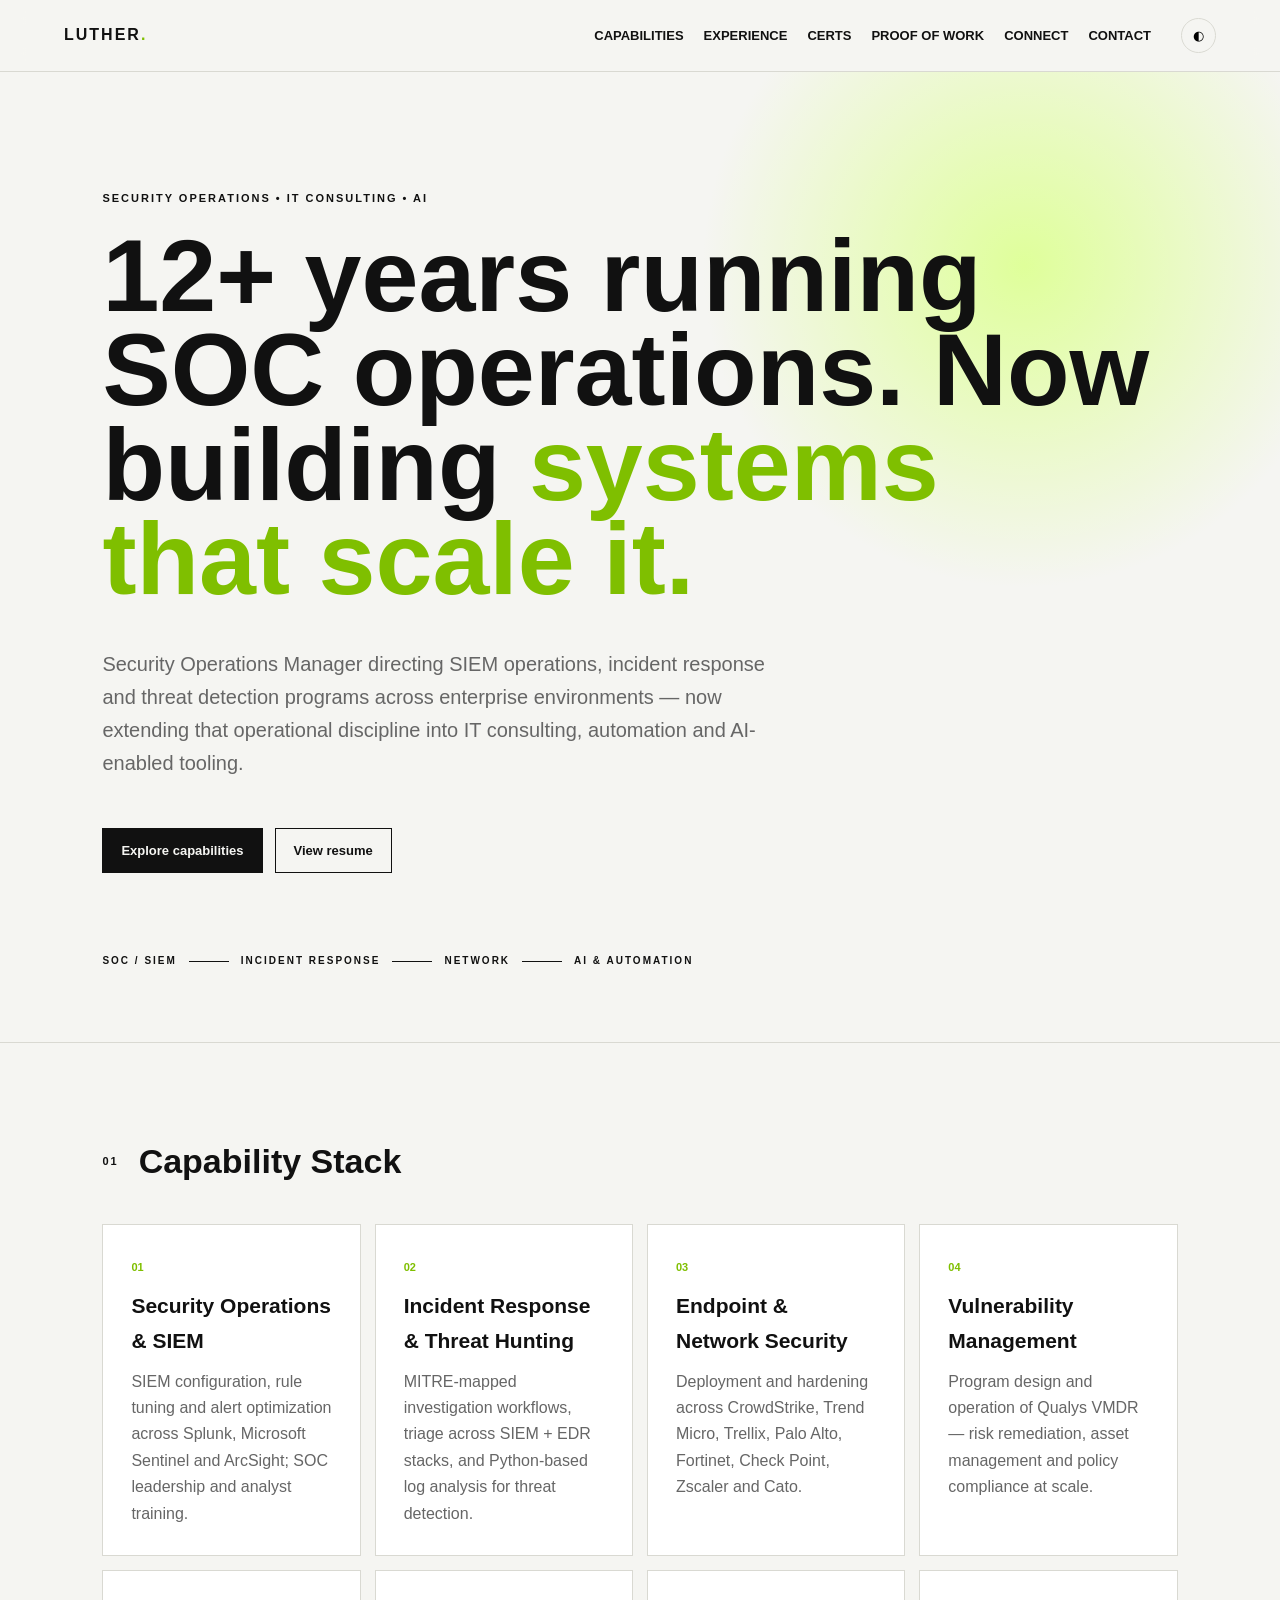
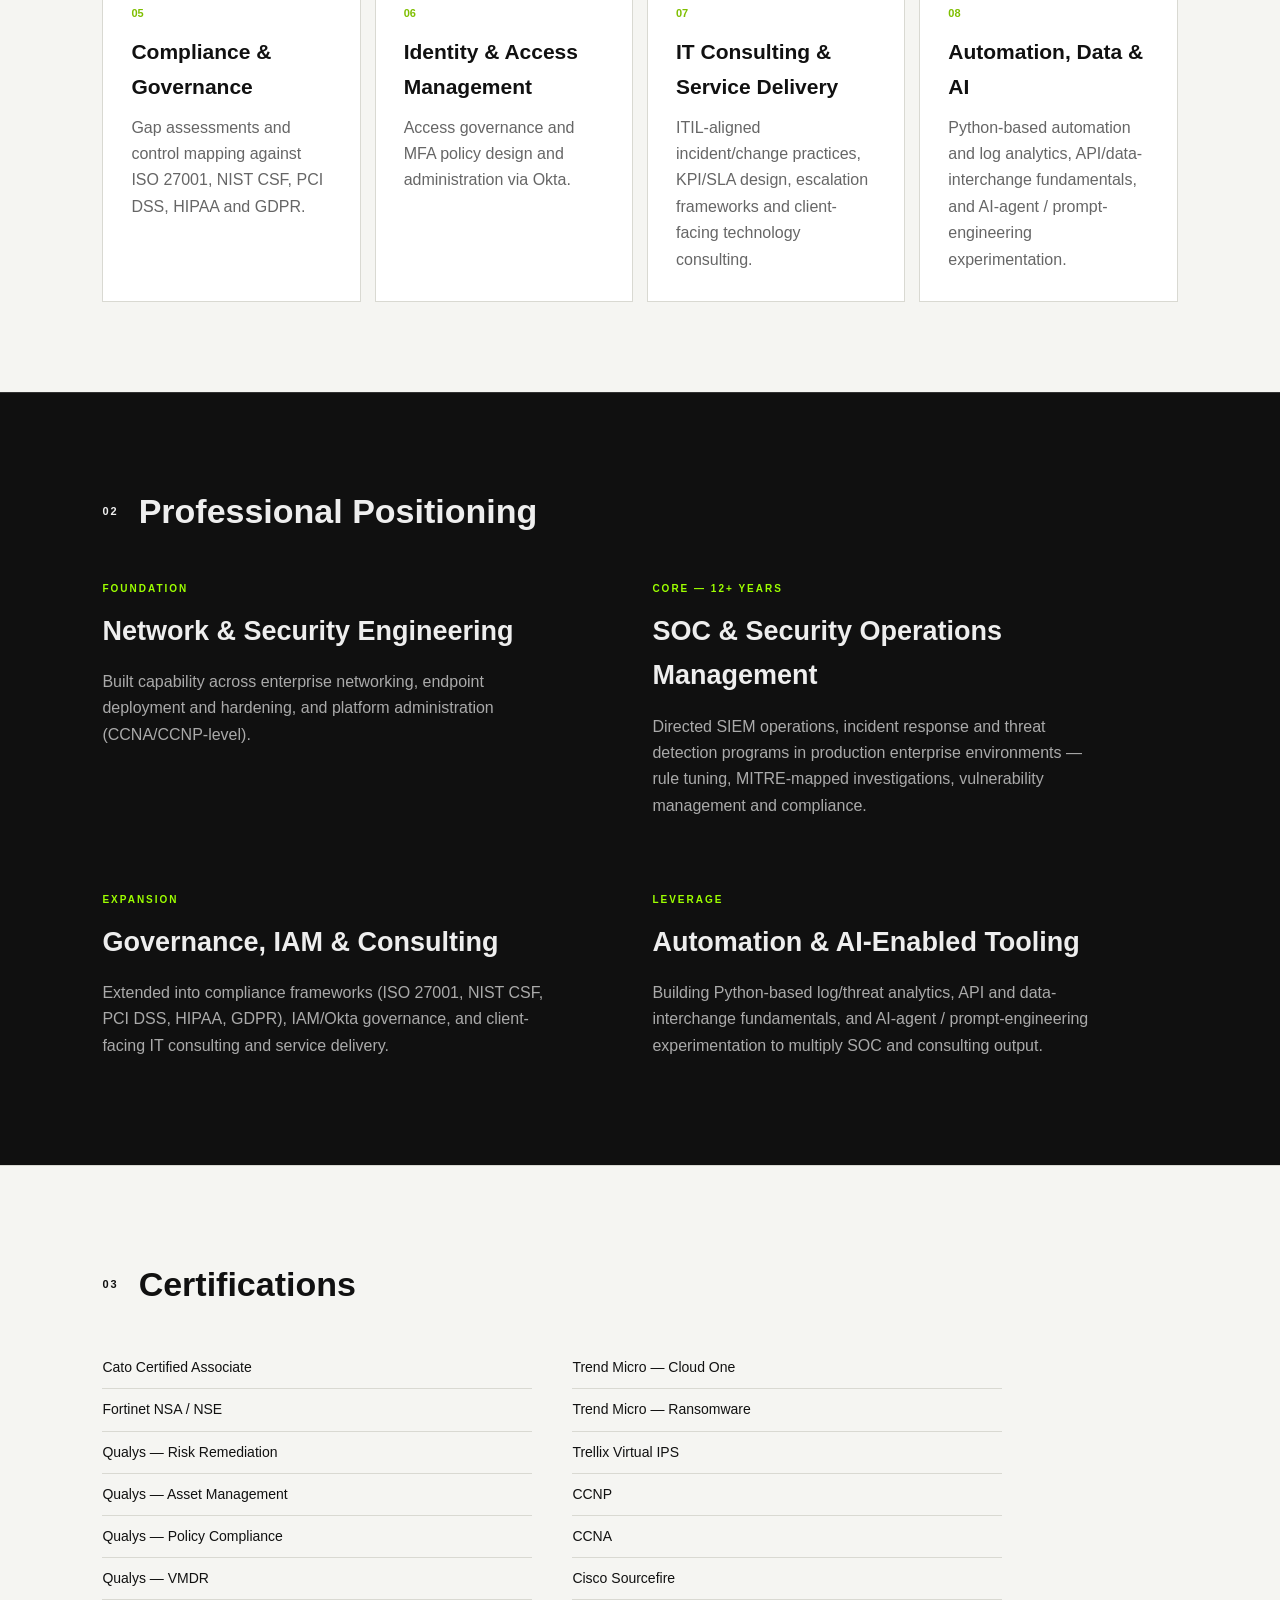
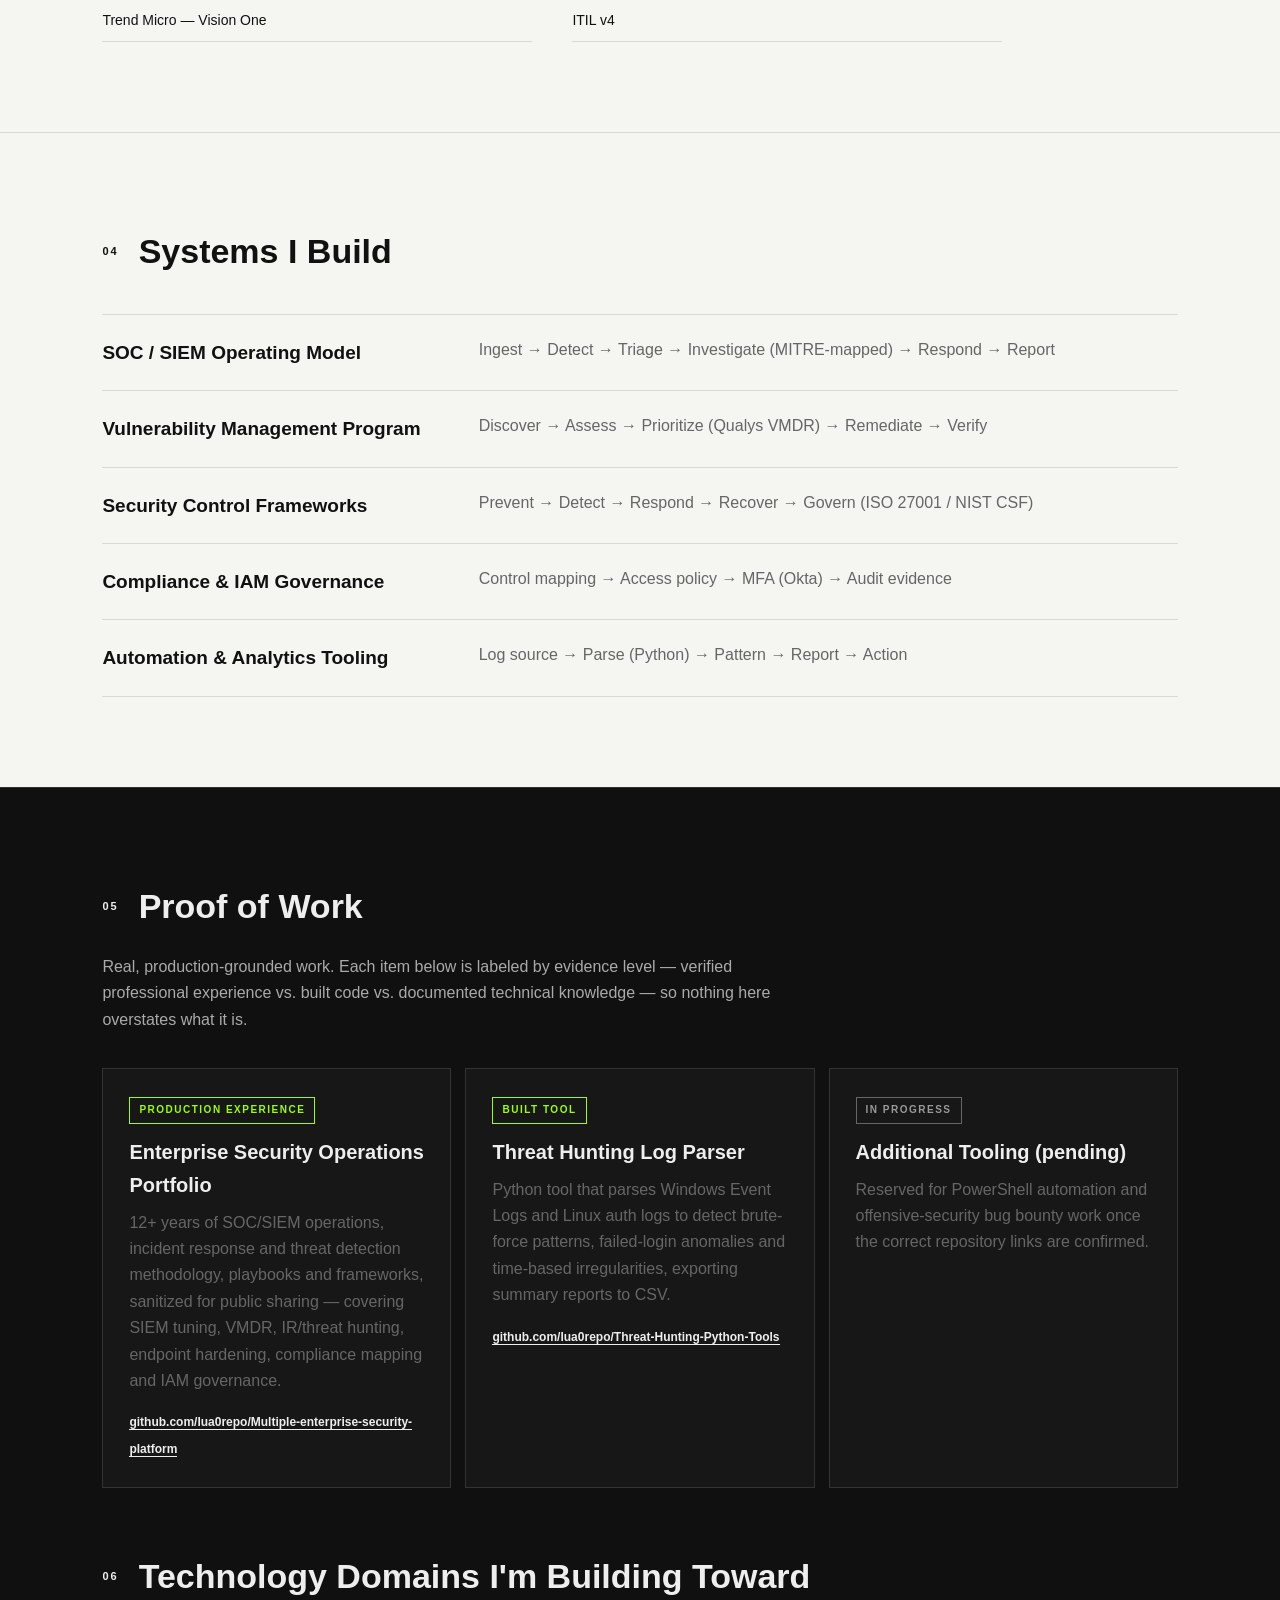
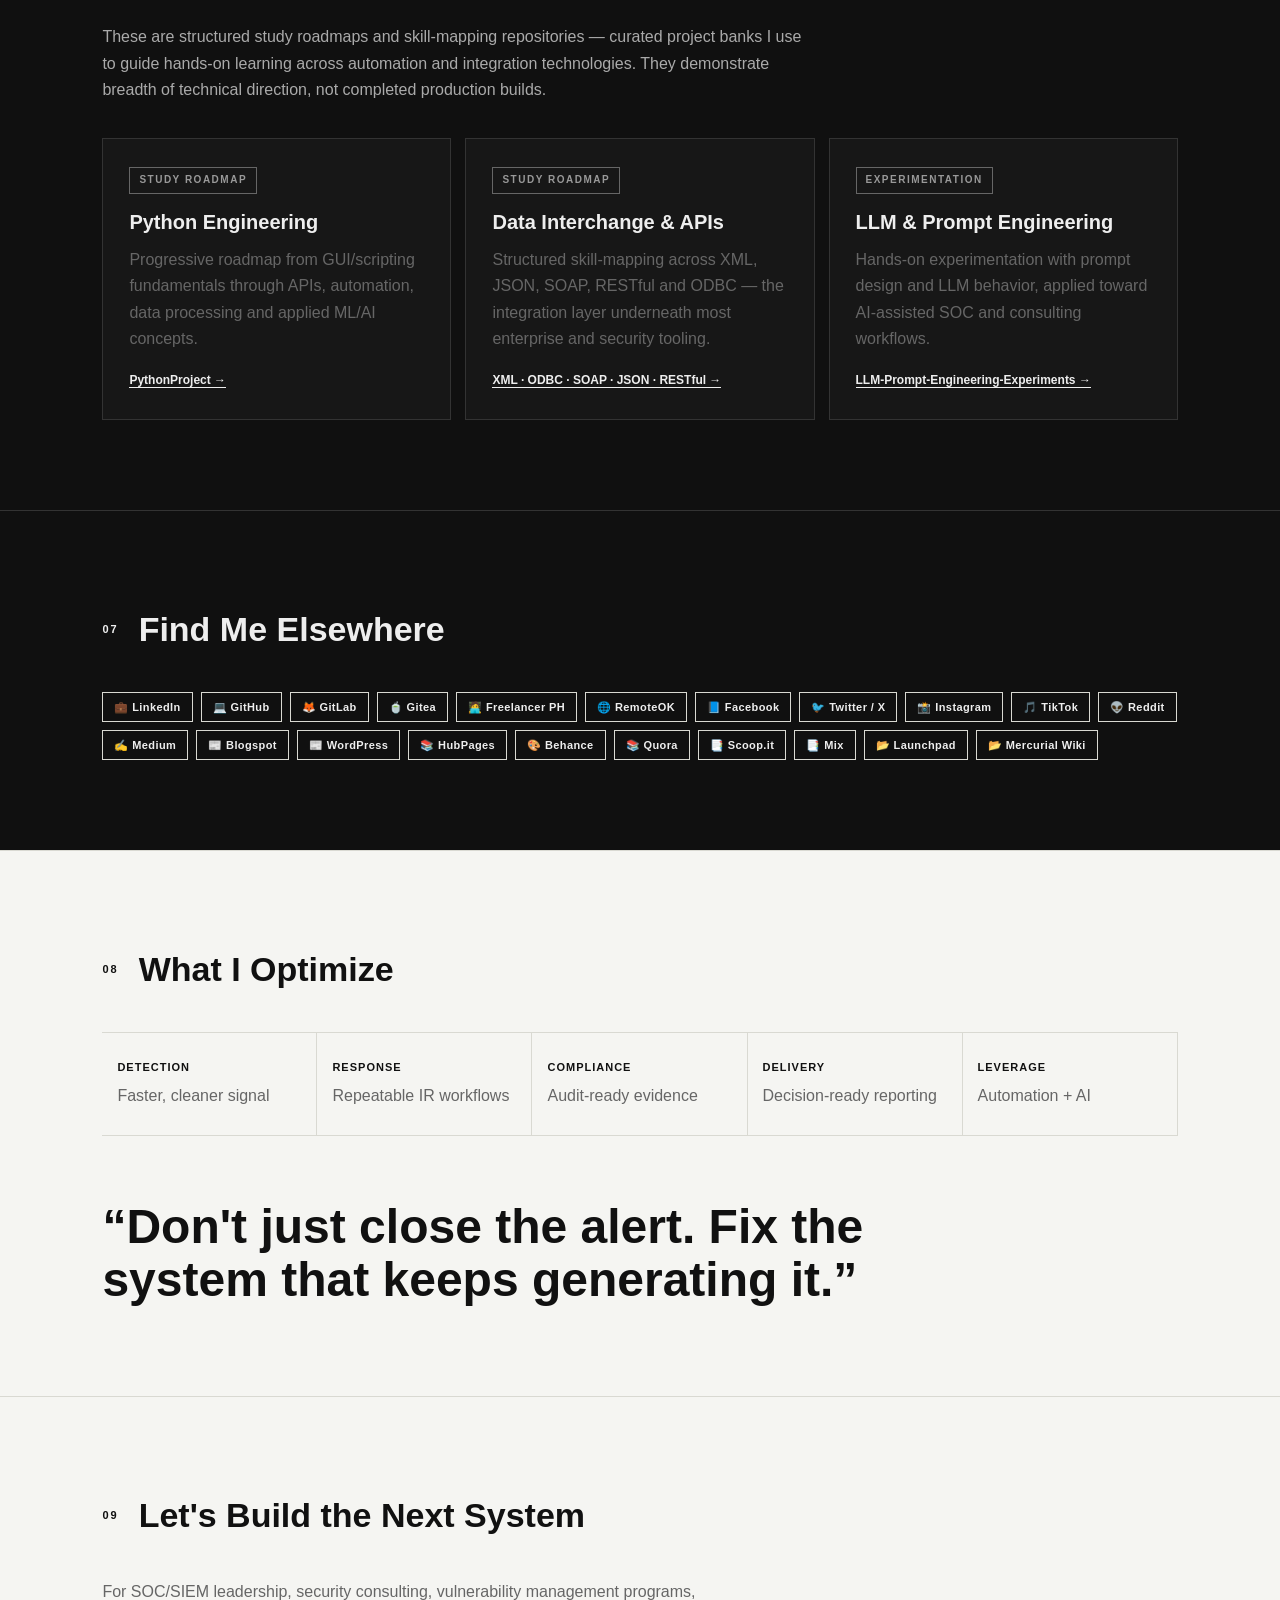
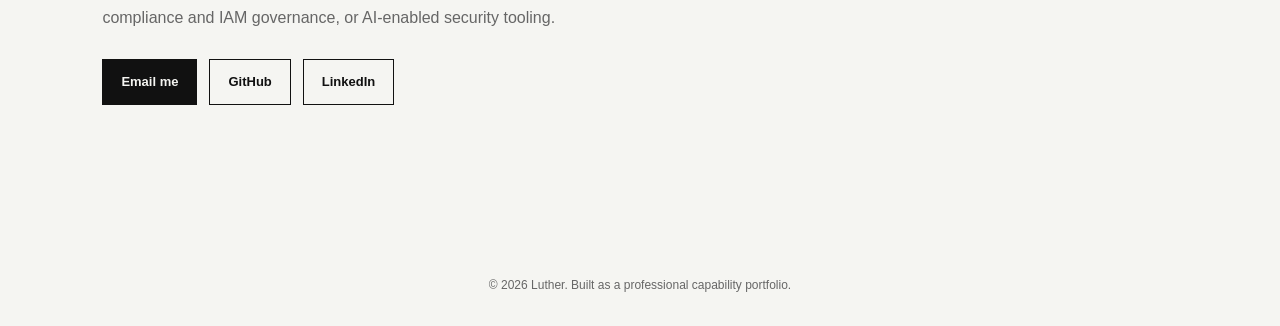
<file: index.html>
<!doctype html>
<html lang="en">
<head>
  <meta charset="utf-8">
  <meta name="viewport" content="width=device-width, initial-scale=1">
  <meta name="description" content="Luther — Security Operations Manager, 12+ years SOC/SIEM & Incident Response, IT Consulting and AI-enabled automation.">
  <meta name="robots" content="index, follow">
  <link rel="canonical" href="https://lua0repo.github.io/lua-cybersecurity-prof.github.io/">
  <title>Luther | Security Operations Manager & IT Consultant</title>
  <link rel="stylesheet" href="assets/style.css">
</head>
<body>
  <header class="nav">
    <a class="brand" href="#top">LUTHER<span>.</span></a>
    <nav>
      <a href="#capabilities">Capabilities</a>
      <a href="#experience">Experience</a>
      <a href="#certifications">Certs</a>
      <a href="#projects">Proof of Work</a>
      <a href="#connect">Connect</a>
      <a href="#contact">Contact</a>
    </nav>
    <button id="theme" aria-label="Toggle theme">◐</button>
  </header>

  <main id="top">
    <section class="hero">
      <div class="eyebrow">SECURITY OPERATIONS • IT CONSULTING • AI</div>
      <h1>12+ years running SOC operations. Now building <span>systems that scale it.</span></h1>
      <p class="hero-copy">
        Security Operations Manager directing SIEM operations, incident response and threat detection
        programs across enterprise environments — now extending that operational discipline into
        IT consulting, automation and AI-enabled tooling.
      </p>
      <div class="actions">
        <a class="button primary" href="#capabilities">Explore capabilities</a>
        <a class="button" href="docs/resume.html">View resume</a>
      </div>
      <div class="signal">
        <span>SOC / SIEM</span><i></i><span>INCIDENT RESPONSE</span><i></i><span>NETWORK</span><i></i><span>AI & AUTOMATION</span>
      </div>
    </section>

    <section class="section" id="capabilities">
      <div class="section-head">
        <span>01</span><h2>Capability Stack</h2>
      </div>
      <div class="grid four">
        <article><b>01</b><h3>Security Operations & SIEM</h3><p>SIEM configuration, rule tuning and alert optimization across Splunk, Microsoft Sentinel and ArcSight; SOC leadership and analyst training.</p></article>
        <article><b>02</b><h3>Incident Response & Threat Hunting</h3><p>MITRE-mapped investigation workflows, triage across SIEM + EDR stacks, and Python-based log analysis for threat detection.</p></article>
        <article><b>03</b><h3>Endpoint & Network Security</h3><p>Deployment and hardening across CrowdStrike, Trend Micro, Trellix, Palo Alto, Fortinet, Check Point, Zscaler and Cato.</p></article>
        <article><b>04</b><h3>Vulnerability Management</h3><p>Program design and operation of Qualys VMDR — risk remediation, asset management and policy compliance at scale.</p></article>
        <article><b>05</b><h3>Compliance & Governance</h3><p>Gap assessments and control mapping against ISO 27001, NIST CSF, PCI DSS, HIPAA and GDPR.</p></article>
        <article><b>06</b><h3>Identity & Access Management</h3><p>Access governance and MFA policy design and administration via Okta.</p></article>
        <article><b>07</b><h3>IT Consulting & Service Delivery</h3><p>ITIL-aligned incident/change practices, KPI/SLA design, escalation frameworks and client-facing technology consulting.</p></article>
        <article><b>08</b><h3>Automation, Data & AI</h3><p>Python-based automation and log analytics, API/data-interchange fundamentals, and AI-agent / prompt-engineering experimentation.</p></article>
      </div>
    </section>

    <section class="section dark" id="experience">
      <div class="section-head"><span>02</span><h2>Professional Positioning</h2></div>
      <div class="timeline">
        <div><em>FOUNDATION</em><h3>Network & Security Engineering</h3><p>Built capability across enterprise networking, endpoint deployment and hardening, and platform administration (CCNA/CCNP-level).</p></div>
        <div><em>CORE — 12+ YEARS</em><h3>SOC & Security Operations Management</h3><p>Directed SIEM operations, incident response and threat detection programs in production enterprise environments — rule tuning, MITRE-mapped investigations, vulnerability management and compliance.</p></div>
        <div><em>EXPANSION</em><h3>Governance, IAM & Consulting</h3><p>Extended into compliance frameworks (ISO 27001, NIST CSF, PCI DSS, HIPAA, GDPR), IAM/Okta governance, and client-facing IT consulting and service delivery.</p></div>
        <div><em>LEVERAGE</em><h3>Automation & AI-Enabled Tooling</h3><p>Building Python-based log/threat analytics, API and data-interchange fundamentals, and AI-agent / prompt-engineering experimentation to multiply SOC and consulting output.</p></div>
      </div>
    </section>

    <section class="section" id="certifications">
      <div class="section-head"><span>03</span><h2>Certifications</h2></div>
      <div class="certs">
        <div>Cato Certified Associate</div>
        <div>Fortinet NSA / NSE</div>
        <div>Qualys — Risk Remediation</div>
        <div>Qualys — Asset Management</div>
        <div>Qualys — Policy Compliance</div>
        <div>Qualys — VMDR</div>
        <div>Trend Micro — Vision One</div>
        <div>Trend Micro — Cloud One</div>
        <div>Trend Micro — Ransomware</div>
        <div>Trellix Virtual IPS</div>
        <div>CCNP</div>
        <div>CCNA</div>
        <div>Cisco Sourcefire</div>
        <div>ITIL v4</div>
      </div>
    </section>

    <section class="section" id="systems">
      <div class="section-head"><span>04</span><h2>Systems I Build</h2></div>
      <div class="system-list">
        <div><strong>SOC / SIEM Operating Model</strong><span>Ingest → Detect → Triage → Investigate (MITRE-mapped) → Respond → Report</span></div>
        <div><strong>Vulnerability Management Program</strong><span>Discover → Assess → Prioritize (Qualys VMDR) → Remediate → Verify</span></div>
        <div><strong>Security Control Frameworks</strong><span>Prevent → Detect → Respond → Recover → Govern (ISO 27001 / NIST CSF)</span></div>
        <div><strong>Compliance & IAM Governance</strong><span>Control mapping → Access policy → MFA (Okta) → Audit evidence</span></div>
        <div><strong>Automation & Analytics Tooling</strong><span>Log source → Parse (Python) → Pattern → Report → Action</span></div>
      </div>
    </section>

    <section class="section dark" id="projects">
      <div class="section-head"><span>05</span><h2>Proof of Work</h2></div>
      <p style="max-width:700px;color:#aaa;margin-top:-15px;margin-bottom:35px">Real, production-grounded work. Each item below is labeled by evidence level — verified professional experience vs. built code vs. documented technical knowledge — so nothing here overstates what it is.</p>
      <div class="grid three">
        <article class="proof-card">
          <span class="evidence">PRODUCTION EXPERIENCE</span>
          <h3>Enterprise Security Operations Portfolio</h3>
          <p>12+ years of SOC/SIEM operations, incident response and threat detection methodology, playbooks and frameworks, sanitized for public sharing — covering SIEM tuning, VMDR, IR/threat hunting, endpoint hardening, compliance mapping and IAM governance.</p>
          <a class="repo-link" href="https://github.com/lua0repo/Multiple-enterprise-security-platform" target="_blank">github.com/lua0repo/Multiple-enterprise-security-platform</a>
        </article>
        <article class="proof-card">
          <span class="evidence">BUILT TOOL</span>
          <h3>Threat Hunting Log Parser</h3>
          <p>Python tool that parses Windows Event Logs and Linux auth logs to detect brute-force patterns, failed-login anomalies and time-based irregularities, exporting summary reports to CSV.</p>
          <a class="repo-link" href="https://github.com/lua0repo/Threat-Hunting-Python-Tools" target="_blank">github.com/lua0repo/Threat-Hunting-Python-Tools</a>
        </article>
        <article class="proof-card">
          <span class="evidence study">IN PROGRESS</span>
          <h3>Additional Tooling (pending)</h3>
          <p>Reserved for PowerShell automation and offensive-security bug bounty work once the correct repository links are confirmed.</p>
        </article>
      </div>

      <div class="section-head" style="margin-top:60px"><span>06</span><h2>Technology Domains I'm Building Toward</h2></div>
      <p style="max-width:700px;color:#aaa;margin-top:-15px;margin-bottom:35px">These are structured study roadmaps and skill-mapping repositories — curated project banks I use to guide hands-on learning across automation and integration technologies. They demonstrate breadth of technical direction, not completed production builds.</p>
      <div class="grid three">
        <article class="proof-card"><span class="evidence study">STUDY ROADMAP</span><h3>Python Engineering</h3><p>Progressive roadmap from GUI/scripting fundamentals through APIs, automation, data processing and applied ML/AI concepts.</p><a class="repo-link" href="https://github.com/lua0repo/PythonProject" target="_blank">PythonProject →</a></article>
        <article class="proof-card"><span class="evidence study">STUDY ROADMAP</span><h3>Data Interchange & APIs</h3><p>Structured skill-mapping across XML, JSON, SOAP, RESTful and ODBC — the integration layer underneath most enterprise and security tooling.</p><a class="repo-link" href="https://github.com/lua0repo/XML-project" target="_blank">XML · ODBC · SOAP · JSON · RESTful →</a></article>
        <article class="proof-card"><span class="evidence study">EXPERIMENTATION</span><h3>LLM & Prompt Engineering</h3><p>Hands-on experimentation with prompt design and LLM behavior, applied toward AI-assisted SOC and consulting workflows.</p><a class="repo-link" href="https://github.com/lua0repo/LLM-Prompt-Engineering-Experiments" target="_blank">LLM-Prompt-Engineering-Experiments →</a></article>
      </div>
    </section>

    <section class="section dark" id="connect">
      <div class="section-head"><span>07</span><h2>Find Me Elsewhere</h2></div>
      <div class="tags" style="font-size:13px">
        <a class="tag" href="https://www.linkedin.com/in/lua-cybersecurity-prof/" target="_blank" rel="noopener">💼 LinkedIn</a>
        <a class="tag" href="https://github.com/lua0repo" target="_blank" rel="noopener">💻 GitHub</a>
        <a class="tag" href="https://gitlab.com/remotestaf" target="_blank" rel="noopener">🦊 GitLab</a>
        <a class="tag" href="https://gitea.com/RemoteStaf" target="_blank" rel="noopener">🍵 Gitea</a>
        <a class="tag" href="https://www.freelancer.ph/u/lutherapalis" target="_blank" rel="noopener">🧑‍💻 Freelancer PH</a>
        <a class="tag" href="https://remoteok.com/@luther_a" target="_blank" rel="noopener">🌐 RemoteOK</a>
        <a class="tag" href="https://www.facebook.com/RemoteStaf" target="_blank" rel="noopener">📘 Facebook</a>
        <a class="tag" href="https://x.com/o0remotestaff0o" target="_blank" rel="noopener">🐦 Twitter / X</a>
        <a class="tag" href="https://www.instagram.com/o0remotestaff0o/" target="_blank" rel="noopener">📸 Instagram</a>
        <a class="tag" href="https://www.tiktok.com/@o0remotestaff0o" target="_blank" rel="noopener">🎵 TikTok</a>
        <a class="tag" href="https://www.reddit.com/user/o0remotestaff0o/" target="_blank" rel="noopener">👽 Reddit</a>
        <a class="tag" href="https://medium.com/@o0remotestaff0o" target="_blank" rel="noopener">✍️ Medium</a>
        <a class="tag" href="https://o0remotestaff0o.blogspot.com/" target="_blank" rel="noopener">📰 Blogspot</a>
        <a class="tag" href="https://happilygardenbf297f09c3.wordpress.com/" target="_blank" rel="noopener">📰 WordPress</a>
        <a class="tag" href="https://hubpages.com/@remotestaf" target="_blank" rel="noopener">📚 HubPages</a>
        <a class="tag" href="https://www.behance.net/o0remotestaff0o" target="_blank" rel="noopener">🎨 Behance</a>
        <a class="tag" href="https://www.quora.com/profile/O0remotestaff0o" target="_blank" rel="noopener">📚 Quora</a>
        <a class="tag" href="https://www.scoop.it/u/o0remotestaff0o" target="_blank" rel="noopener">📑 Scoop.it</a>
        <a class="tag" href="https://mix.com/remotestaf" target="_blank" rel="noopener">📑 Mix</a>
        <a class="tag" href="https://launchpad.net/~o0remotestaff0o" target="_blank" rel="noopener">📂 Launchpad</a>
        <a class="tag" href="https://wiki.mercurial-scm.org/Luther%20A" target="_blank" rel="noopener">📂 Mercurial Wiki</a>
      </div>
    </section>

    <section class="section proof">
      <div class="section-head"><span>08</span><h2>What I Optimize</h2></div>
      <div class="metrics">
        <div><strong>DETECTION</strong><span>Faster, cleaner signal</span></div>
        <div><strong>RESPONSE</strong><span>Repeatable IR workflows</span></div>
        <div><strong>COMPLIANCE</strong><span>Audit-ready evidence</span></div>
        <div><strong>DELIVERY</strong><span>Decision-ready reporting</span></div>
        <div><strong>LEVERAGE</strong><span>Automation + AI</span></div>
      </div>
      <blockquote>“Don't just close the alert. Fix the system that keeps generating it.”</blockquote>
    </section>

    <section class="section contact" id="contact">
      <div class="section-head"><span>09</span><h2>Let's Build the Next System</h2></div>
      <p>For SOC/SIEM leadership, security consulting, vulnerability management programs, compliance and IAM governance, or AI-enabled security tooling.</p>
      <div class="actions">
        <a class="button primary" href="mailto:YOUR_EMAIL@example.com">Email me</a>
        <a class="button" href="https://github.com/lua0repo">GitHub</a>
        <a class="button" href="https://www.linkedin.com/in/lua-cybersecurity-prof/">LinkedIn</a>
      </div>
    </section>
  </main>

  <footer>© <span id="year"></span> Luther. Built as a professional capability portfolio.</footer>
  <script src="assets/app.js"></script>
</body>
</html>
</file>
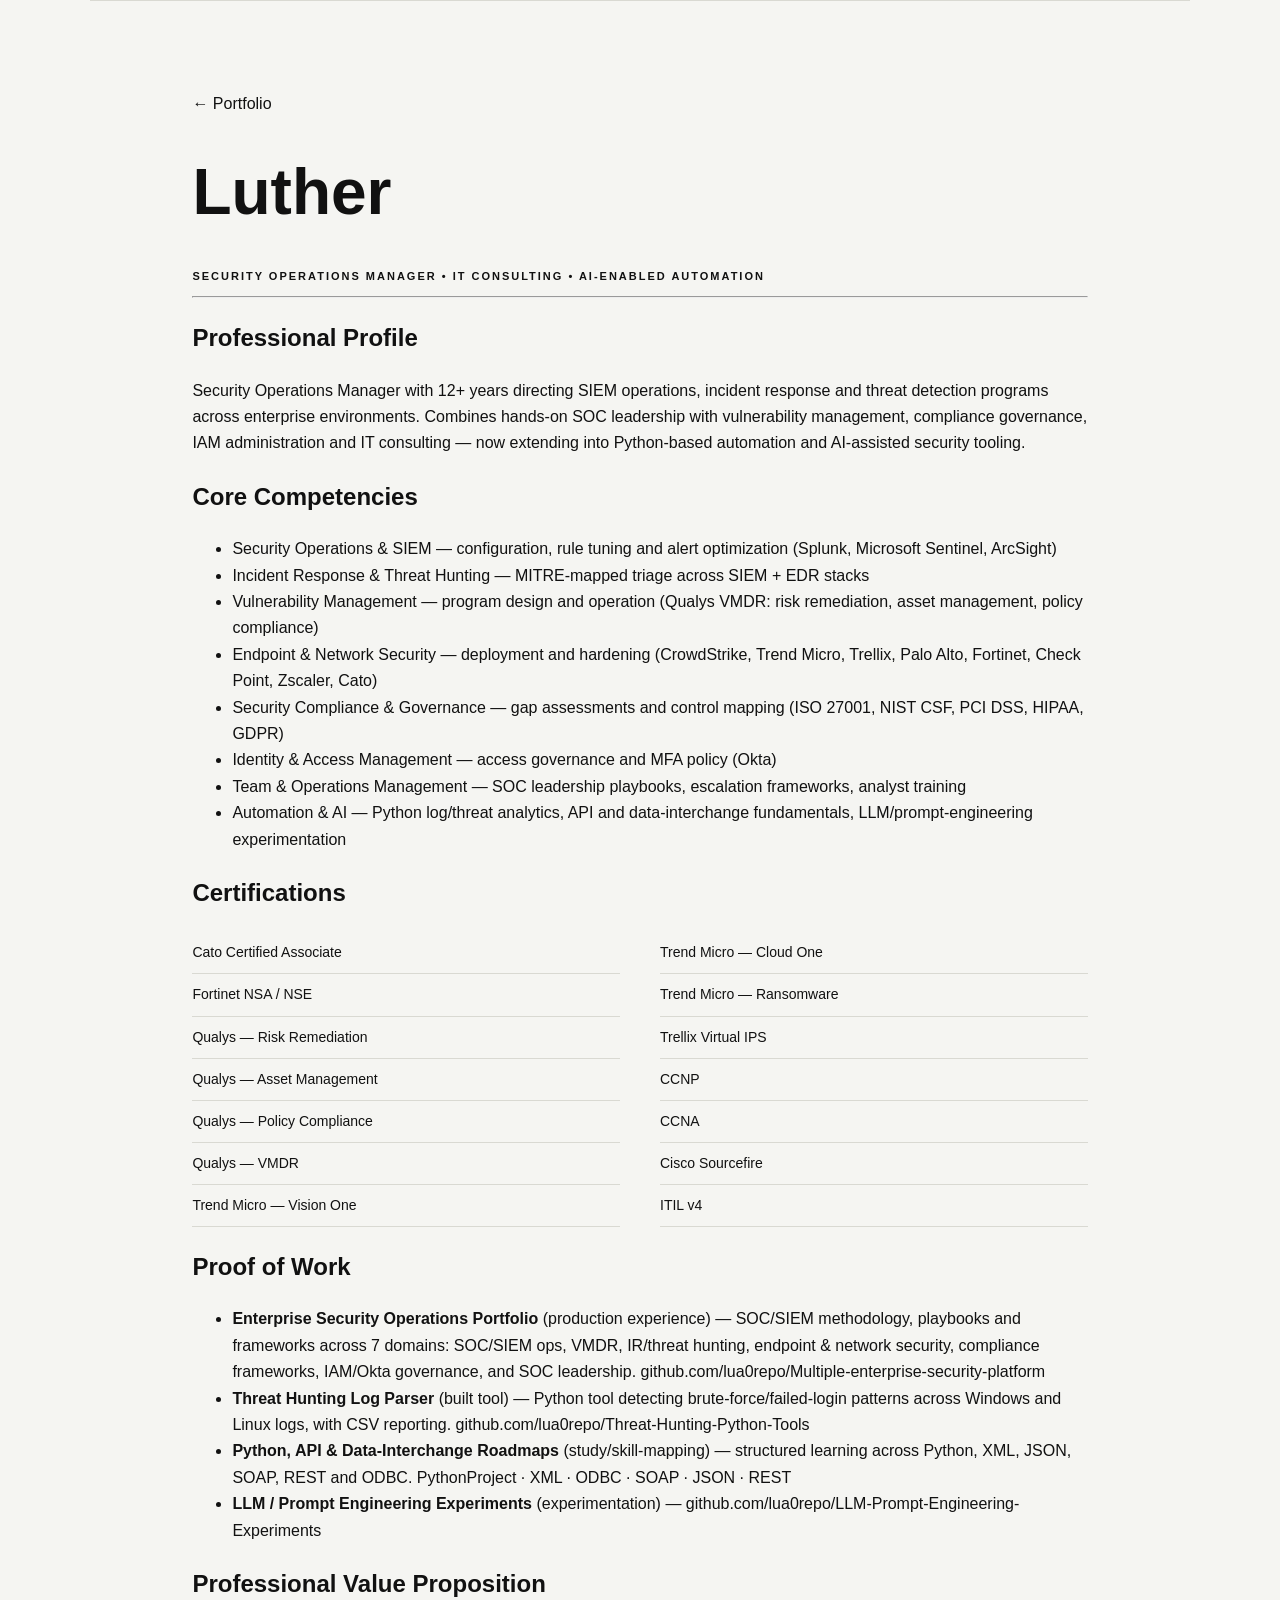
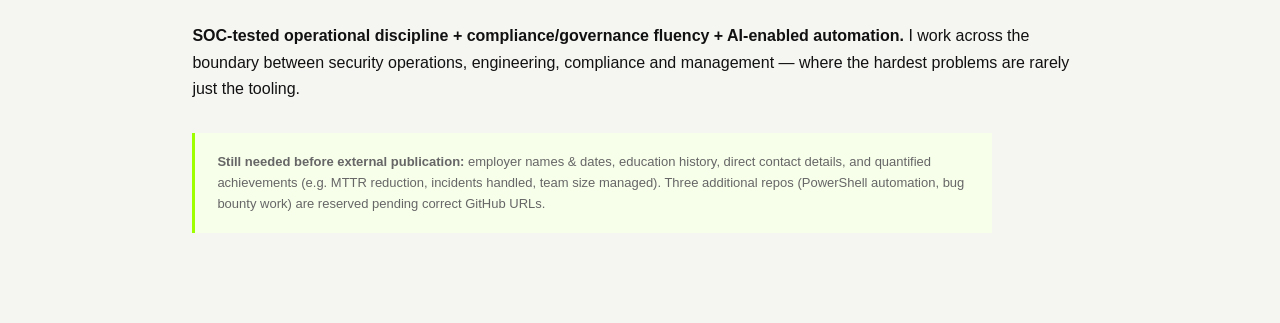
<file: docs/resume.html>
<!doctype html><html lang="en"><head><meta charset="utf-8"><meta name="viewport" content="width=device-width,initial-scale=1"><meta name="robots" content="index, follow"><link rel="canonical" href="https://lua0repo.github.io/lua-cybersecurity-prof.github.io/docs/resume.html"><title>Luther — Resume</title><link rel="stylesheet" href="../assets/style.css"></head>
<body><main class="section" style="max-width:1100px;margin:auto">
<a href="../index.html">← Portfolio</a>
<h1 style="font-size:64px;line-height:1">Luther</h1>
<p class="eyebrow">SECURITY OPERATIONS MANAGER • IT CONSULTING • AI-ENABLED AUTOMATION</p>
<hr>

<h2>Professional Profile</h2>
<p>Security Operations Manager with 12+ years directing SIEM operations, incident response and threat detection programs across enterprise environments. Combines hands-on SOC leadership with vulnerability management, compliance governance, IAM administration and IT consulting — now extending into Python-based automation and AI-assisted security tooling.</p>

<h2>Core Competencies</h2>
<ul>
<li>Security Operations & SIEM — configuration, rule tuning and alert optimization (Splunk, Microsoft Sentinel, ArcSight)</li>
<li>Incident Response & Threat Hunting — MITRE-mapped triage across SIEM + EDR stacks</li>
<li>Vulnerability Management — program design and operation (Qualys VMDR: risk remediation, asset management, policy compliance)</li>
<li>Endpoint & Network Security — deployment and hardening (CrowdStrike, Trend Micro, Trellix, Palo Alto, Fortinet, Check Point, Zscaler, Cato)</li>
<li>Security Compliance & Governance — gap assessments and control mapping (ISO 27001, NIST CSF, PCI DSS, HIPAA, GDPR)</li>
<li>Identity & Access Management — access governance and MFA policy (Okta)</li>
<li>Team & Operations Management — SOC leadership playbooks, escalation frameworks, analyst training</li>
<li>Automation & AI — Python log/threat analytics, API and data-interchange fundamentals, LLM/prompt-engineering experimentation</li>
</ul>

<h2>Certifications</h2>
<div class="certs" style="margin-top:10px">
<div>Cato Certified Associate</div><div>Fortinet NSA / NSE</div>
<div>Qualys — Risk Remediation</div><div>Qualys — Asset Management</div>
<div>Qualys — Policy Compliance</div><div>Qualys — VMDR</div>
<div>Trend Micro — Vision One</div><div>Trend Micro — Cloud One</div>
<div>Trend Micro — Ransomware</div><div>Trellix Virtual IPS</div>
<div>CCNP</div><div>CCNA</div><div>Cisco Sourcefire</div><div>ITIL v4</div>
</div>

<h2>Proof of Work</h2>
<ul>
<li><strong>Enterprise Security Operations Portfolio</strong> (production experience) — SOC/SIEM methodology, playbooks and frameworks across 7 domains: SOC/SIEM ops, VMDR, IR/threat hunting, endpoint & network security, compliance frameworks, IAM/Okta governance, and SOC leadership. <a href="https://github.com/lua0repo/Multiple-enterprise-security-platform" target="_blank">github.com/lua0repo/Multiple-enterprise-security-platform</a></li>
<li><strong>Threat Hunting Log Parser</strong> (built tool) — Python tool detecting brute-force/failed-login patterns across Windows and Linux logs, with CSV reporting. <a href="https://github.com/lua0repo/Threat-Hunting-Python-Tools" target="_blank">github.com/lua0repo/Threat-Hunting-Python-Tools</a></li>
<li><strong>Python, API & Data-Interchange Roadmaps</strong> (study/skill-mapping) — structured learning across Python, XML, JSON, SOAP, REST and ODBC. <a href="https://github.com/lua0repo/PythonProject" target="_blank">PythonProject</a> · <a href="https://github.com/lua0repo/XML-project" target="_blank">XML</a> · <a href="https://github.com/lua0repo/ODBC-project" target="_blank">ODBC</a> · <a href="https://github.com/lua0repo/SOAP-Project" target="_blank">SOAP</a> · <a href="https://github.com/lua0repo/JSONProject" target="_blank">JSON</a> · <a href="https://github.com/lua0repo/RESTfulProject" target="_blank">REST</a></li>
<li><strong>LLM / Prompt Engineering Experiments</strong> (experimentation) — <a href="https://github.com/lua0repo/LLM-Prompt-Engineering-Experiments" target="_blank">github.com/lua0repo/LLM-Prompt-Engineering-Experiments</a></li>
</ul>

<h2>Professional Value Proposition</h2>
<p><strong>SOC-tested operational discipline + compliance/governance fluency + AI-enabled automation.</strong> I work across the boundary between security operations, engineering, compliance and management — where the hardest problems are rarely just the tooling.</p>

<div class="note-box">
<strong>Still needed before external publication:</strong> employer names & dates, education history, direct contact details, and quantified achievements (e.g. MTTR reduction, incidents handled, team size managed). Three additional repos (PowerShell automation, bug bounty work) are reserved pending correct GitHub URLs.
</div>
</main></body></html>
</file>
<file: assets/style.css>
:root{--bg:#f5f5f2;--fg:#111;--muted:#666;--card:#fff;--line:#d9d9d2;--accent:#9dff00;--dark:#101010}
*{box-sizing:border-box}html{scroll-behavior:smooth}body{margin:0;background:var(--bg);color:var(--fg);font:16px/1.65 Inter,Arial,sans-serif}
a{color:inherit;text-decoration:none}.nav{position:sticky;top:0;z-index:10;display:flex;align-items:center;gap:30px;padding:18px 5%;background:color-mix(in srgb,var(--bg) 90%,transparent);backdrop-filter:blur(12px);border-bottom:1px solid var(--line)}
.brand{font-weight:900;letter-spacing:2px;margin-right:auto}.brand span{color:#7fbf00}.nav nav{display:flex;gap:20px;font-size:13px;font-weight:700;text-transform:uppercase}.nav button{border:1px solid var(--line);background:none;border-radius:50%;width:35px;height:35px}
.hero{min-height:88vh;padding:13vh 8% 8vh;display:flex;flex-direction:column;justify-content:center;background:radial-gradient(circle at 80% 20%,#dfff9a 0,transparent 25%)}
.eyebrow,.section-head span,label{font-size:11px;font-weight:900;letter-spacing:2px}.hero h1{font-size:clamp(48px,8vw,105px);line-height:.92;max-width:1050px;margin:22px 0}.hero h1 span{color:#7fbf00}.hero-copy{max-width:700px;color:var(--muted);font-size:20px}.actions{display:flex;gap:12px;flex-wrap:wrap;margin-top:28px}.button{display:inline-block;padding:11px 18px;border:1px solid var(--fg);font-weight:800;font-size:13px}.button.primary{background:var(--fg);color:var(--bg)}.signal{margin-top:80px;display:flex;align-items:center;gap:12px;font-size:10px;font-weight:900;letter-spacing:2px}.signal i{width:40px;height:1px;background:var(--fg)}
.section{padding:90px 8%;border-top:1px solid var(--line)}.dark{background:var(--dark);color:#eee;border-color:#333}.section-head{display:flex;gap:20px;align-items:center;margin-bottom:35px}.section-head h2{font-size:34px;margin:0}.grid{display:grid;gap:14px}.four{grid-template-columns:repeat(4,1fr)}.three{grid-template-columns:repeat(3,1fr)}article{background:var(--card);padding:28px;border:1px solid var(--line);min-height:210px}.dark article{background:#171717;border-color:#333}.grid article b{font-size:11px;color:#7fbf00}.grid h3{font-size:21px;margin:10px 0}.grid p{color:var(--muted);margin:0}.dark p{color:#aaa}
.timeline{display:grid;grid-template-columns:repeat(2,1fr);gap:50px 10%;max-width:1000px}.timeline em{font-size:10px;letter-spacing:2px;color:#9dff00;font-style:normal;font-weight:900}.timeline h3{font-size:27px;margin:8px 0}.system-list{border-top:1px solid var(--line)}.system-list div{display:grid;grid-template-columns:35% 65%;padding:22px 0;border-bottom:1px solid var(--line)}.system-list strong{font-size:19px}.system-list span{color:var(--muted)}
.metrics{display:grid;grid-template-columns:repeat(5,1fr);border-top:1px solid var(--line);border-bottom:1px solid var(--line)}.metrics div{padding:25px 15px;border-right:1px solid var(--line)}.metrics strong,.metrics span{display:block}.metrics strong{font-size:11px;letter-spacing:1px}.metrics span{color:var(--muted);margin-top:7px}blockquote{font-size:clamp(25px,4vw,48px);line-height:1.1;max-width:900px;margin:65px 0 0;font-weight:800}.contact{min-height:50vh}.contact p{max-width:650px;color:var(--muted)}footer{text-align:center;padding:30px;color:var(--muted);font-size:12px}
@media(max-width:900px){.nav nav{display:none}.four,.three{grid-template-columns:repeat(2,1fr)}.metrics{grid-template-columns:repeat(2,1fr)}.timeline{grid-template-columns:1fr}.system-list div{grid-template-columns:1fr;gap:6px}}
@media(max-width:550px){.four,.three{grid-template-columns:1fr}.hero{padding-left:6%;padding-right:6%}.section{padding:65px 6%}.hero h1{font-size:54px}}
body.darkmode{--bg:#0b0b0b;--fg:#f3f3f0;--muted:#999;--card:#151515;--line:#303030}.darkmode .hero{background:radial-gradient(circle at 80% 20%,#273500 0,transparent 25%)}
.tags{display:flex;flex-wrap:wrap;gap:8px;margin-top:14px}.tag{border:1px solid var(--line);padding:5px 11px;font-size:11px;font-weight:800;letter-spacing:.4px}
.tag[href]{cursor:pointer;transition:background .15s,color .15s}
.tag[href]:hover{background:#9dff00;color:#101010;border-color:#9dff00}
.proof-card{background:var(--card);border:1px solid var(--line);padding:26px}.dark .proof-card{background:#171717;border-color:#333}
.proof-card .evidence{display:inline-block;font-size:10px;font-weight:900;letter-spacing:1.5px;padding:4px 9px;margin-bottom:12px;border:1px solid #7fbf00;color:#5a8c00}
.dark .proof-card .evidence{color:#9dff00;border-color:#9dff00}
.proof-card .evidence.study{border-color:#999;color:#777}.dark .proof-card .evidence.study{border-color:#666;color:#999}
.proof-card h3{margin:0 0 8px;font-size:20px}.proof-card p{color:var(--muted);margin:0 0 14px}
.proof-card a.repo-link{font-size:12px;font-weight:800;border-bottom:1px solid currentColor}
.certs{columns:2;column-gap:40px;max-width:900px}.dark .certs{color:#ddd}.certs div{break-inside:avoid;padding:9px 0;border-bottom:1px solid var(--line);font-size:14px}
.note-box{max-width:800px;margin-top:30px;padding:18px 22px;border-left:3px solid #9dff00;background:color-mix(in srgb,var(--card) 92%,#9dff00);font-size:13px;color:var(--muted)}
@media(max-width:900px){.certs{columns:1}}
</file>
